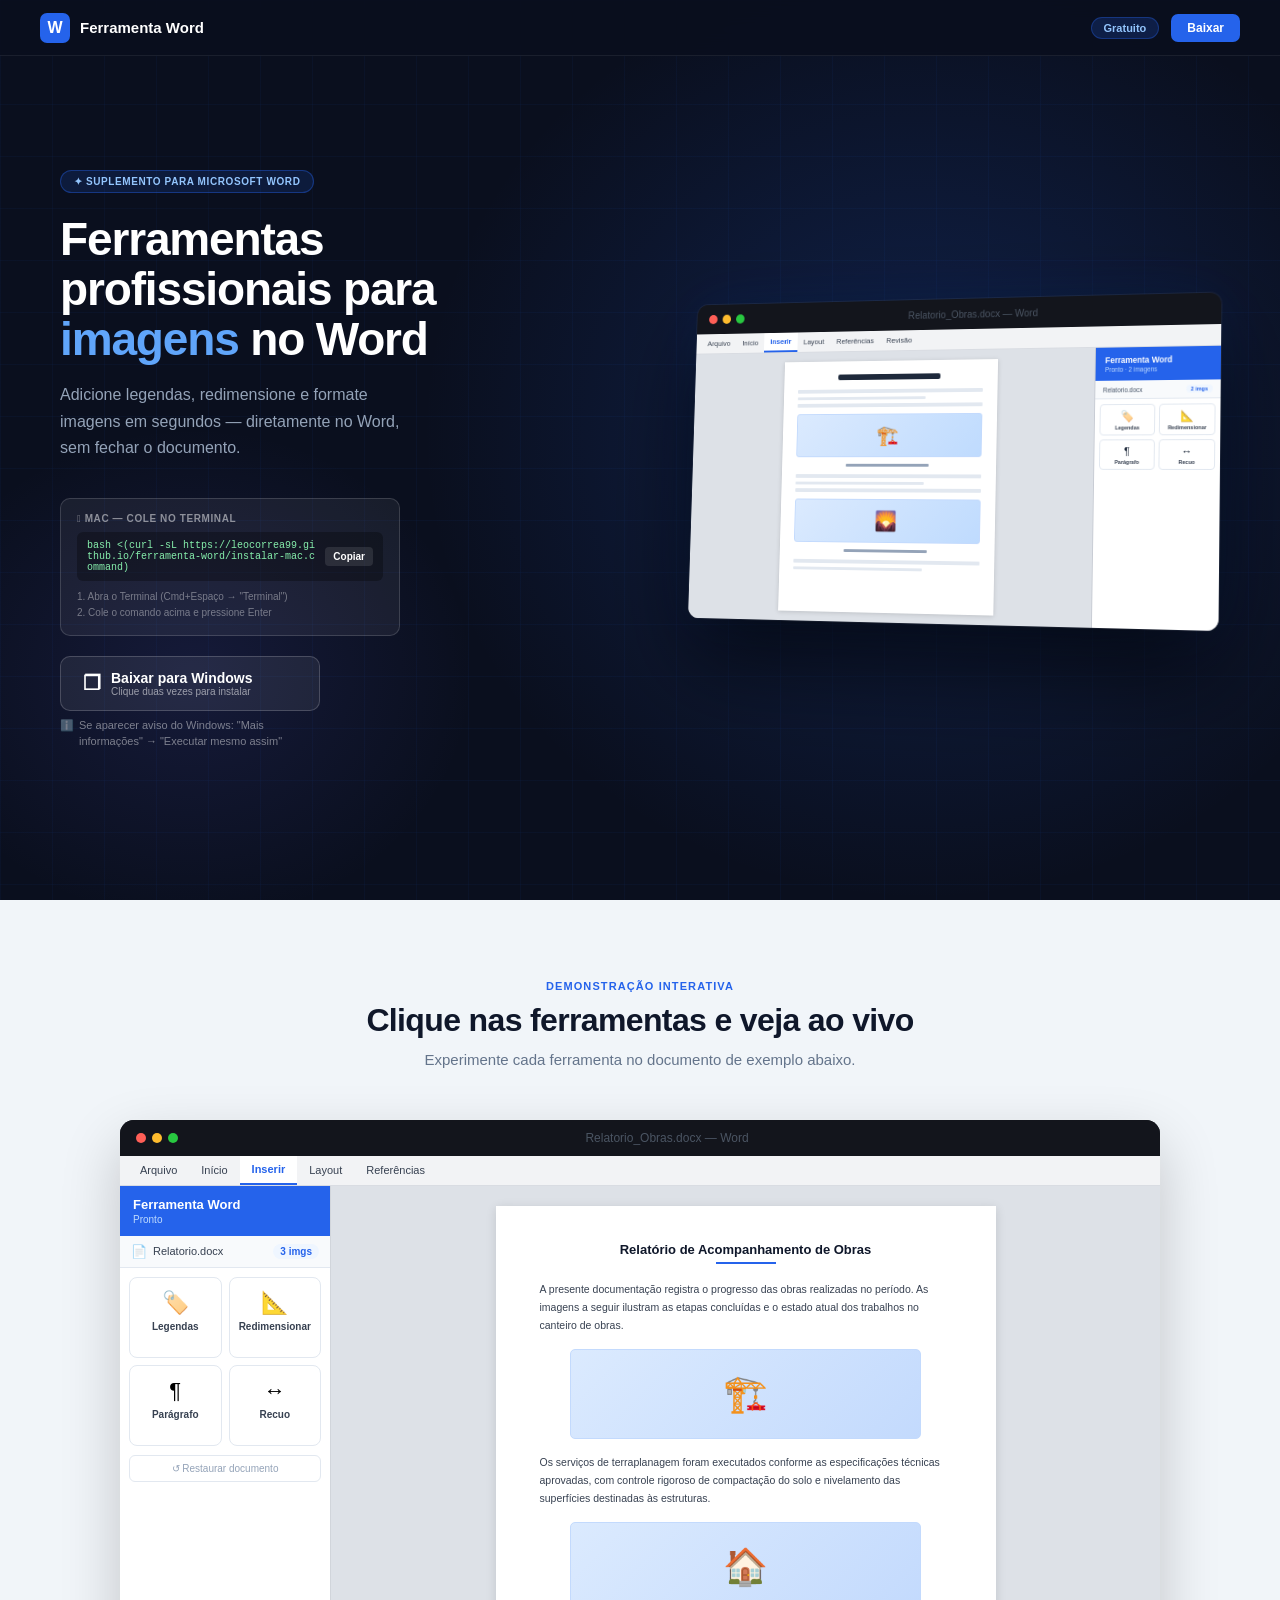
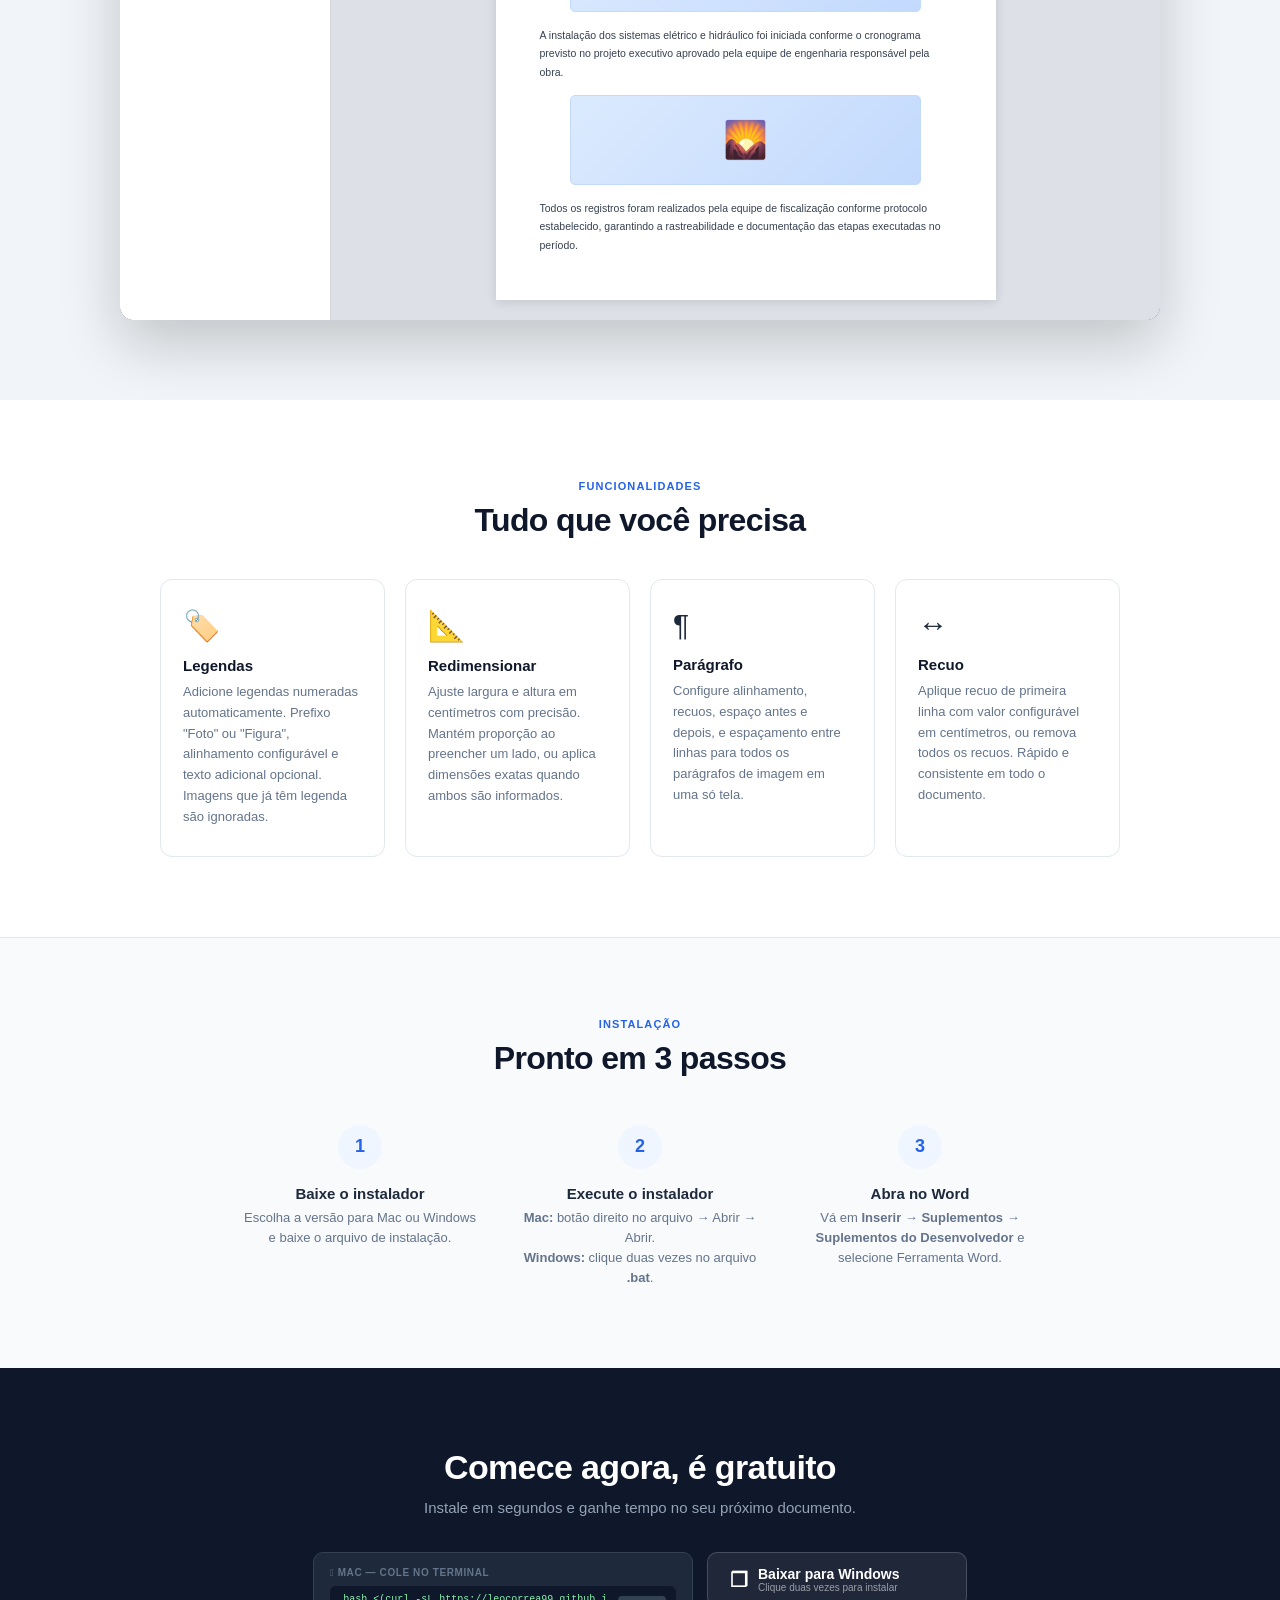
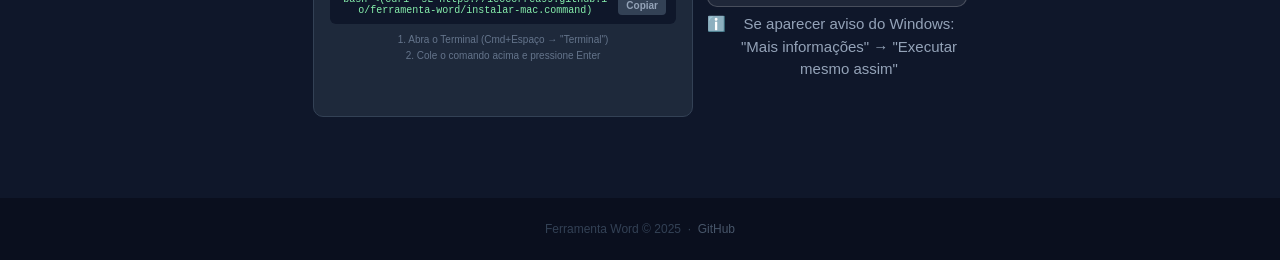
<file: index.html>
<!DOCTYPE html>
<html lang="pt-BR">
<head>
  <meta charset="UTF-8" />
  <meta name="viewport" content="width=device-width, initial-scale=1" />
  <title>Ferramenta Word</title>
  <style>
    *, *::before, *::after { box-sizing: border-box; margin: 0; padding: 0; }
    html { scroll-behavior: smooth; }
    body { font-family: -apple-system, "Segoe UI", Roboto, sans-serif; color: #1e293b; background: #f8fafc; overflow-x: hidden; }

    /* ── NAV ── */
    nav {
      position: fixed; top: 0; left: 0; right: 0; z-index: 100;
      background: rgba(10,15,30,0.85); backdrop-filter: blur(16px);
      border-bottom: 1px solid rgba(255,255,255,0.07);
      height: 56px; padding: 0 40px;
      display: flex; align-items: center; justify-content: space-between;
    }
    .logo { display: flex; align-items: center; gap: 10px; text-decoration: none; }
    .logo-mark { width: 30px; height: 30px; background: #2563eb; border-radius: 7px; display: grid; place-items: center; color: white; font-weight: 900; font-size: 16px; }
    .logo-name { font-size: 15px; font-weight: 700; color: white; }
    .nav-right { display: flex; align-items: center; gap: 12px; }
    .nav-pill { background: rgba(37,99,235,0.2); color: #93c5fd; font-size: 11px; font-weight: 700; padding: 4px 12px; border-radius: 20px; border: 1px solid rgba(37,99,235,0.35); }
    .nav-btn { background: #2563eb; color: white; font-size: 12px; font-weight: 700; padding: 7px 16px; border-radius: 7px; text-decoration: none; transition: background 0.15s; }
    .nav-btn:hover { background: #1d4ed8; }

    /* ── HERO ── */
    .hero {
      min-height: 100vh;
      background: #0a0f1e;
      background-image:
        radial-gradient(ellipse 60% 80% at 72% 48%, rgba(37,99,235,0.22) 0%, transparent 65%),
        radial-gradient(ellipse 40% 50% at 15% 75%, rgba(99,102,241,0.13) 0%, transparent 55%);
      position: relative; overflow: hidden;
      display: flex; align-items: center;
      padding: 80px 60px 60px; gap: 56px;
    }
    .hero::before {
      content: '';
      position: absolute; inset: 0; pointer-events: none;
      background-image:
        linear-gradient(rgba(37,99,235,0.05) 1px, transparent 1px),
        linear-gradient(90deg, rgba(37,99,235,0.05) 1px, transparent 1px);
      background-size: 52px 52px;
    }
    .hero-text { flex: 0 0 400px; position: relative; z-index: 2; }
    .hero-tag {
      display: inline-flex; align-items: center; gap: 6px;
      background: rgba(37,99,235,0.15); border: 1px solid rgba(37,99,235,0.4);
      color: #93c5fd; font-size: 10px; font-weight: 700;
      padding: 5px 13px; border-radius: 20px;
      letter-spacing: 0.06em; text-transform: uppercase; margin-bottom: 22px;
    }
    .hero h1 { font-size: 46px; font-weight: 900; line-height: 1.08; color: white; letter-spacing: -0.025em; margin-bottom: 18px; }
    .hero h1 em { font-style: normal; color: #60a5fa; }
    .hero-desc { font-size: 16px; color: #94a3b8; line-height: 1.65; margin-bottom: 36px; max-width: 350px; }
    .hero-ctas { display: flex; flex-wrap: wrap; gap: 20px; align-items: flex-start; }
    .btn-hero {
      display: flex; align-items: center; gap: 10px;
      padding: 13px 22px; border-radius: 10px;
      font-size: 14px; font-weight: 700; text-decoration: none;
      transition: transform 0.15s, box-shadow 0.15s, background 0.15s;
    }
    .btn-hero:hover { transform: translateY(-2px); }
    .btn-mac { background: white; color: #0f172a; }
    .btn-mac:hover { box-shadow: 0 10px 30px rgba(255,255,255,0.12); }
    .btn-win { background: rgba(255,255,255,0.07); color: white; border: 1px solid rgba(255,255,255,0.18); }
    .btn-win:hover { background: rgba(255,255,255,0.12); box-shadow: 0 10px 30px rgba(0,0,0,0.3); }
    .btn-icon { font-size: 20px; }
    .btn-txt { display: flex; flex-direction: column; text-align: left; }
    .btn-txt small { font-size: 10px; font-weight: 400; opacity: 0.55; }
    .install-hint { font-size: 11px; color: rgba(255,255,255,0.45); margin-top: 6px; line-height: 1.5; display: flex; align-items: flex-start; gap: 5px; }
    .install-hint-dark { font-size: 11px; color: #94a3b8; margin-top: 6px; line-height: 1.5; display: flex; align-items: flex-start; gap: 5px; }
    .hint-icon { flex-shrink: 0; }
    .mac-install-box { background: rgba(255,255,255,0.06); border: 1px solid rgba(255,255,255,0.15); border-radius: 10px; padding: 14px 16px; max-width: 340px; }
    .mac-install-box-dark { background: #1e293b; border: 1px solid #334155; border-radius: 10px; padding: 14px 16px; max-width: 380px; }
    .mac-install-label { font-size: 10px; font-weight: 700; color: rgba(255,255,255,0.5); text-transform: uppercase; letter-spacing: 0.06em; margin-bottom: 8px; display: flex; align-items: center; gap: 6px; }
    .mac-install-label-dark { font-size: 10px; font-weight: 700; color: #64748b; text-transform: uppercase; letter-spacing: 0.06em; margin-bottom: 8px; display: flex; align-items: center; gap: 6px; }
    .mac-cmd-row { display: flex; align-items: center; gap: 8px; background: rgba(0,0,0,0.3); border-radius: 6px; padding: 8px 10px; }
    .mac-cmd-row-dark { display: flex; align-items: center; gap: 8px; background: #0f172a; border-radius: 6px; padding: 8px 10px; }
    .mac-cmd-text { font-family: "SF Mono", "Fira Code", monospace; font-size: 10px; color: #86efac; flex: 1; word-break: break-all; }
    .mac-cmd-copy { background: rgba(255,255,255,0.1); border: none; border-radius: 4px; padding: 4px 8px; font-size: 10px; font-weight: 600; color: white; cursor: pointer; white-space: nowrap; transition: background 0.15s; flex-shrink: 0; }
    .mac-cmd-copy:hover { background: rgba(255,255,255,0.2); }
    .mac-cmd-copy-dark { background: #334155; border: none; border-radius: 4px; padding: 4px 8px; font-size: 10px; font-weight: 600; color: #94a3b8; cursor: pointer; white-space: nowrap; transition: background 0.15s; flex-shrink: 0; }
    .mac-cmd-copy-dark:hover { background: #475569; color: white; }
    .mac-steps { font-size: 10px; color: rgba(255,255,255,0.4); margin-top: 8px; line-height: 1.6; }
    .mac-steps-dark { font-size: 10px; color: #64748b; margin-top: 8px; line-height: 1.6; }
    .hero-visual { flex: 1; display: flex; justify-content: flex-end; align-items: center; position: relative; z-index: 2; }

    /* ── WORD WINDOW (hero mockup) ── */
    .mockup-win {
      width: 580px;
      background: #1c1f28; border-radius: 12px; overflow: hidden;
      box-shadow: 0 0 0 1px rgba(255,255,255,0.06), 0 40px 100px rgba(0,0,0,0.7), 0 0 60px rgba(37,99,235,0.12);
      transform: perspective(1200px) rotateY(-10deg) rotateX(3deg);
      transform-origin: right center;
      transition: transform 0.4s ease;
    }
    .mockup-win:hover { transform: perspective(1200px) rotateY(-5deg) rotateX(1.5deg); }
    .m-bar { background: #13151c; padding: 10px 14px; display: flex; align-items: center; gap: 10px; }
    .m-dots { display: flex; gap: 6px; }
    .m-dot { width: 10px; height: 10px; border-radius: 50%; }
    .m-dot.c { background: #ff5f57; } .m-dot.n { background: #febc2e; } .m-dot.x { background: #28c840; }
    .m-title { flex: 1; text-align: center; font-size: 10.5px; color: #4b5563; font-weight: 500; }
    .m-ribbon { background: #f2f3f5; height: 22px; display: flex; align-items: center; padding: 0 6px; border-bottom: 1px solid #d9dce2; }
    .m-tab { font-size: 8px; padding: 0 7px; height: 100%; display: flex; align-items: center; color: #374151; }
    .m-tab.on { color: #2563eb; font-weight: 700; border-bottom: 2px solid #2563eb; background: white; }
    .m-body { display: flex; height: 285px; background: #c8ccd4; gap: 1px; }
    .m-docarea { flex: 1; background: #dde1e7; display: flex; justify-content: center; align-items: flex-start; padding: 10px 8px; overflow: hidden; }
    .m-page { background: white; width: 100%; max-width: 240px; min-height: 265px; box-shadow: 0 1px 5px rgba(0,0,0,0.15); padding: 14px 16px; }
    .mp-h { height: 6px; background: #1e293b; border-radius: 2px; width: 55%; margin: 0 auto 10px; }
    .mp-l { height: 3.5px; background: #e2e8f0; border-radius: 1px; margin-bottom: 4px; }
    .mp-l.s { width: 70%; }
    .mp-img { height: 46px; margin: 7px 0; background: linear-gradient(135deg, #dbeafe, #bfdbfe); border-radius: 3px; display: flex; align-items: center; justify-content: center; font-size: 20px; border: 1px solid #c3dafd; }
    .mp-cap { height: 3.5px; background: #94a3b8; border-radius: 1px; width: 45%; margin: 3px auto 8px; }
    .m-pane { width: 130px; background: white; display: flex; flex-direction: column; overflow: hidden; }
    .mp-hdr { background: #2563eb; padding: 8px 10px; }
    .mp-hdr-t { font-size: 8.5px; font-weight: 700; color: white; }
    .mp-hdr-s { font-size: 6.5px; color: #bfdbfe; margin-top: 1px; }
    .mp-dbar { padding: 5px 8px; background: #f8fafc; border-bottom: 1px solid #e2e8f0; display: flex; align-items: center; gap: 4px; }
    .mp-dname { font-size: 6.5px; color: #475569; font-weight: 500; flex: 1; white-space: nowrap; overflow: hidden; text-overflow: ellipsis; }
    .mp-dbadge { background: #eff6ff; color: #2563eb; font-size: 5.5px; font-weight: 700; padding: 1px 5px; border-radius: 8px; }
    .mp-grid { display: grid; grid-template-columns: 1fr 1fr; gap: 4px; padding: 5px; }
    .mp-card { background: white; border: 1px solid #e2e8f0; border-radius: 4px; padding: 5px 3px 4px; display: flex; flex-direction: column; align-items: center; gap: 2px; }
    .mp-em { font-size: 11px; }
    .mp-lbl { font-size: 5.5px; font-weight: 700; color: #374151; }

    /* ── DEMO SECTION ── */
    .demo-section { padding: 80px 40px; background: #f1f5f9; }
    .s-hdr { text-align: center; margin-bottom: 48px; }
    .s-label { font-size: 11px; font-weight: 700; color: #2563eb; text-transform: uppercase; letter-spacing: 0.1em; margin-bottom: 10px; }
    .s-title { font-size: 32px; font-weight: 800; color: #0f172a; letter-spacing: -0.02em; }
    .s-sub { font-size: 15px; color: #64748b; margin-top: 10px; line-height: 1.5; }

    .demo-frame {
      max-width: 1040px; margin: 0 auto;
      background: #1c1f28; border-radius: 14px; overflow: hidden;
      box-shadow: 0 24px 60px rgba(0,0,0,0.2), 0 0 0 1px rgba(255,255,255,0.05);
    }
    .df-bar { background: #13151c; padding: 11px 16px; display: flex; align-items: center; gap: 12px; }
    .df-bartitle { flex: 1; text-align: center; font-size: 12px; color: #4b5563; font-weight: 500; }
    .df-ribbon { background: #f2f3f5; height: 30px; padding: 0 8px; display: flex; align-items: center; border-bottom: 1px solid #d9dce2; }
    .df-tab { font-size: 11px; padding: 0 12px; height: 100%; display: flex; align-items: center; color: #374151; }
    .df-tab.on { color: #2563eb; font-weight: 700; border-bottom: 2px solid #2563eb; background: white; }
    .df-body { display: flex; background: #d1d5db; gap: 1px; min-height: 480px; }

    /* task pane */
    .df-pane { width: 210px; flex-shrink: 0; background: white; display: flex; flex-direction: column; }
    .dp-hdr { background: #2563eb; padding: 11px 13px; }
    .dp-hdr-t { font-size: 13px; font-weight: 700; color: white; }
    .dp-hdr-s { font-size: 10px; color: #bfdbfe; margin-top: 2px; }
    .dp-dbar { background: #f8fafc; border-bottom: 1px solid #e2e8f0; padding: 8px 11px; display: flex; align-items: center; gap: 6px; }
    .dp-dname { font-size: 11px; font-weight: 500; color: #374151; flex: 1; }
    .dp-badge { background: #eff6ff; color: #2563eb; font-size: 10px; font-weight: 700; padding: 2px 7px; border-radius: 10px; white-space: nowrap; }
    .dp-tools { display: grid; grid-template-columns: 1fr 1fr; gap: 7px; padding: 9px; align-content: start; }
    .dp-btn {
      background: white; border: 1.5px solid #e2e8f0; border-radius: 8px;
      padding: 12px 6px 10px; cursor: pointer;
      display: flex; flex-direction: column; align-items: center; gap: 4px;
      transition: all 0.2s; text-align: center;
    }
    .dp-btn:hover { border-color: #93c5fd; transform: translateY(-1px); box-shadow: 0 2px 10px rgba(37,99,235,0.1); }
    .dp-btn.active { border-color: #2563eb; background: #eff6ff; }
    .dp-btn.active .dp-btn-lbl { color: #1d4ed8; }
    .dp-btn-em { font-size: 22px; }
    .dp-btn-lbl { font-size: 10px; font-weight: 700; color: #374151; line-height: 1.3; }
    .dp-btn-state { font-size: 8px; color: #2563eb; font-weight: 600; min-height: 10px; }
    .dp-reset {
      margin: 0 9px 9px; padding: 7px; border: 1px solid #e2e8f0;
      border-radius: 6px; background: none; font-size: 10px; color: #94a3b8;
      cursor: pointer; transition: all 0.15s; width: calc(100% - 18px);
    }
    .dp-reset:hover { background: #f8fafc; color: #64748b; border-color: #cbd5e1; }

    /* document simulation */
    .df-docarea { flex: 1; background: #dde1e7; overflow-y: auto; display: flex; justify-content: center; align-items: flex-start; padding: 20px; min-height: 480px; }
    #demo-page {
      background: white; width: 100%; max-width: 500px; min-height: 440px;
      box-shadow: 0 2px 10px rgba(0,0,0,0.12); padding: 36px 44px;
    }
    .doc-h1 { font-size: 13px; font-weight: 800; color: #0f172a; text-align: center; margin-bottom: 5px; }
    .doc-rule { height: 2px; background: #2563eb; width: 60px; margin: 0 auto 16px; }
    .doc-para { font-size: 10.5px; color: #374151; line-height: 1.75; margin-bottom: 10px; transition: text-indent 0.45s ease, line-height 0.45s ease; }
    .doc-img-wrap { margin: 14px 0; text-align: center; transition: margin 0.45s ease; }
    .doc-img-box {
      display: inline-flex; width: 85%; height: 90px;
      background: linear-gradient(135deg, #dbeafe 0%, #c3dafd 100%);
      border-radius: 5px; border: 1px solid #c3dafd;
      align-items: center; justify-content: center; font-size: 36px;
      transition: width 0.5s ease, height 0.5s ease;
    }
    .doc-cap {
      font-size: 9.5px; color: #475569; text-align: center;
      max-height: 0; overflow: hidden; opacity: 0;
      transition: max-height 0.4s ease, opacity 0.4s ease, margin-top 0.4s ease;
    }

    /* tool state classes */
    #demo-page.has-legendas .doc-cap { max-height: 24px; opacity: 1; margin-top: 5px; }
    #demo-page.has-resize .doc-img-box { width: 50%; height: 58px; }
    #demo-page.has-paragrafo .doc-img-wrap { margin: 28px 0; }
    #demo-page.has-paragrafo .doc-para { line-height: 2.2; }
    #demo-page.has-recuo .doc-para { text-indent: 22px; }

    /* ── FEATURES ── */
    .feats-section { padding: 80px 40px; background: white; }
    .feats-grid { display: grid; grid-template-columns: repeat(auto-fit, minmax(210px, 1fr)); gap: 20px; max-width: 960px; margin: 0 auto; }
    .feat { border: 1px solid #e2e8f0; border-radius: 12px; padding: 28px 22px; transition: border-color 0.2s, box-shadow 0.2s, transform 0.2s; }
    .feat:hover { border-color: #93c5fd; box-shadow: 0 4px 20px rgba(37,99,235,0.08); transform: translateY(-2px); }
    .feat-em { font-size: 30px; display: block; margin-bottom: 14px; }
    .feat h3 { font-size: 15px; font-weight: 700; margin-bottom: 8px; color: #0f172a; }
    .feat p { font-size: 13px; color: #64748b; line-height: 1.6; }

    /* ── STEPS ── */
    .steps-section { padding: 80px 40px; background: #f8fafc; border-top: 1px solid #e2e8f0; }
    .steps-grid { display: grid; grid-template-columns: repeat(auto-fit, minmax(200px, 1fr)); gap: 40px; max-width: 800px; margin: 0 auto; }
    .step { text-align: center; }
    .step-n { width: 44px; height: 44px; border-radius: 50%; background: #eff6ff; color: #2563eb; font-size: 18px; font-weight: 800; display: flex; align-items: center; justify-content: center; margin: 0 auto 16px; }
    .step h3 { font-size: 15px; font-weight: 700; margin-bottom: 6px; }
    .step p { font-size: 13px; color: #64748b; line-height: 1.55; }

    /* ── CTA ── */
    .cta-section { background: #0f172a; padding: 80px 40px; text-align: center; }
    .cta-section h2 { font-size: 34px; font-weight: 800; color: white; margin-bottom: 12px; letter-spacing: -0.02em; }
    .cta-section p { color: #94a3b8; font-size: 15px; margin-bottom: 36px; }
    .cta-btns { display: flex; flex-wrap: wrap; gap: 14px; justify-content: center; }

    /* ── FOOTER ── */
    footer { background: #0a0f1e; border-top: 1px solid #0f172a; text-align: center; padding: 24px; font-size: 12px; color: #334155; }
    footer a { color: #475569; text-decoration: none; }
    footer a:hover { color: #94a3b8; }

    /* ── RESPONSIVE ── */
    @media (max-width: 960px) {
      .hero { flex-direction: column; padding: 100px 28px 60px; gap: 40px; }
      .hero-text { flex: none; }
      .mockup-win { transform: none; width: 100%; max-width: 520px; }
      .hero-visual { justify-content: center; width: 100%; }
    }
    @media (max-width: 640px) {
      .hero h1 { font-size: 32px; }
      .df-pane { width: 160px; }
      .demo-section, .feats-section, .steps-section, .cta-section { padding: 60px 20px; }
      nav { padding: 0 20px; }
    }
  </style>
</head>
<body>

<!-- NAV -->
<nav>
  <a class="logo" href="#">
    <div class="logo-mark">W</div>
    <span class="logo-name">Ferramenta Word</span>
  </a>
  <div class="nav-right">
    <span class="nav-pill">Gratuito</span>
    <a class="nav-btn" href="#download">Baixar</a>
  </div>
</nav>

<!-- HERO -->
<section class="hero">
  <div class="hero-text">
    <span class="hero-tag">✦ Suplemento para Microsoft Word</span>
    <h1>Ferramentas profissionais para <em>imagens</em> no Word</h1>
    <p class="hero-desc">Adicione legendas, redimensione e formate imagens em segundos — diretamente no Word, sem fechar o documento.</p>
    <div class="hero-ctas">
      <div class="mac-install-box">
        <div class="mac-install-label">&#63743; Mac — cole no Terminal</div>
        <div class="mac-cmd-row">
          <span class="mac-cmd-text" id="cmd-hero">bash &lt;(curl -sL https://leocorrea99.github.io/ferramenta-word/instalar-mac.command)</span>
          <button class="mac-cmd-copy" onclick="copyCmd('cmd-hero', this)">Copiar</button>
        </div>
        <div class="mac-steps">1. Abra o Terminal (Cmd+Espaço → "Terminal")<br>2. Cole o comando acima e pressione Enter</div>
      </div>
      <div>
        <a class="btn-hero btn-win" href="instalar-windows.bat" download>
          <span class="btn-icon">&#10064;</span>
          <span class="btn-txt">Baixar para Windows <small>Clique duas vezes para instalar</small></span>
        </a>
        <p class="install-hint" style="max-width:260px"><span class="hint-icon">ℹ️</span> Se aparecer aviso do Windows: "Mais informações" → "Executar mesmo assim"</p>
      </div>
    </div>
  </div>

  <!-- CSS Word Window Mockup -->
  <div class="hero-visual">
    <div class="mockup-win">
      <div class="m-bar">
        <div class="m-dots"><span class="m-dot c"></span><span class="m-dot n"></span><span class="m-dot x"></span></div>
        <span class="m-title">Relatorio_Obras.docx — Word</span>
      </div>
      <div class="m-ribbon">
        <span class="m-tab">Arquivo</span><span class="m-tab">Início</span>
        <span class="m-tab on">Inserir</span><span class="m-tab">Layout</span>
        <span class="m-tab">Referências</span><span class="m-tab">Revisão</span>
      </div>
      <div class="m-body">
        <div class="m-docarea">
          <div class="m-page">
            <div class="mp-h"></div>
            <div class="mp-l"></div><div class="mp-l s"></div><div class="mp-l"></div>
            <div class="mp-img">🏗️</div>
            <div class="mp-cap"></div>
            <div class="mp-l"></div><div class="mp-l s"></div><div class="mp-l"></div>
            <div class="mp-img">🌄</div>
            <div class="mp-cap"></div>
            <div class="mp-l"></div><div class="mp-l s"></div>
          </div>
        </div>
        <div class="m-pane">
          <div class="mp-hdr">
            <div class="mp-hdr-t">Ferramenta Word</div>
            <div class="mp-hdr-s">Pronto · 2 imagens</div>
          </div>
          <div class="mp-dbar">
            <span class="mp-dname">Relatorio.docx</span>
            <span class="mp-dbadge">2 imgs</span>
          </div>
          <div class="mp-grid">
            <div class="mp-card"><span class="mp-em">🏷️</span><span class="mp-lbl">Legendas</span></div>
            <div class="mp-card"><span class="mp-em">📐</span><span class="mp-lbl">Redimensionar</span></div>
            <div class="mp-card"><span class="mp-em">¶</span><span class="mp-lbl">Parágrafo</span></div>
            <div class="mp-card"><span class="mp-em">↔</span><span class="mp-lbl">Recuo</span></div>
          </div>
        </div>
      </div>
    </div>
  </div>
</section>

<!-- DEMO INTERATIVO -->
<section class="demo-section">
  <div class="s-hdr">
    <p class="s-label">Demonstração interativa</p>
    <h2 class="s-title">Clique nas ferramentas e veja ao vivo</h2>
    <p class="s-sub">Experimente cada ferramenta no documento de exemplo abaixo.</p>
  </div>

  <div class="demo-frame">
    <div class="df-bar">
      <div class="m-dots"><span class="m-dot c"></span><span class="m-dot n"></span><span class="m-dot x"></span></div>
      <span class="df-bartitle">Relatorio_Obras.docx — Word</span>
    </div>
    <div class="df-ribbon">
      <span class="df-tab">Arquivo</span><span class="df-tab">Início</span>
      <span class="df-tab on">Inserir</span><span class="df-tab">Layout</span>
      <span class="df-tab">Referências</span>
    </div>
    <div class="df-body">

      <!-- Task pane -->
      <div class="df-pane">
        <div class="dp-hdr">
          <div class="dp-hdr-t">Ferramenta Word</div>
          <div class="dp-hdr-s">Pronto</div>
        </div>
        <div class="dp-dbar">
          <span style="font-size:13px">📄</span>
          <span class="dp-dname">Relatorio.docx</span>
          <span class="dp-badge">3 imgs</span>
        </div>
        <div class="dp-tools">
          <button class="dp-btn" id="btn-legendas" onclick="toggle('legendas')">
            <span class="dp-btn-em">🏷️</span>
            <span class="dp-btn-lbl">Legendas</span>
            <span class="dp-btn-state" id="st-legendas"></span>
          </button>
          <button class="dp-btn" id="btn-resize" onclick="toggle('resize')">
            <span class="dp-btn-em">📐</span>
            <span class="dp-btn-lbl">Redimensionar</span>
            <span class="dp-btn-state" id="st-resize"></span>
          </button>
          <button class="dp-btn" id="btn-paragrafo" onclick="toggle('paragrafo')">
            <span class="dp-btn-em">¶</span>
            <span class="dp-btn-lbl">Parágrafo</span>
            <span class="dp-btn-state" id="st-paragrafo"></span>
          </button>
          <button class="dp-btn" id="btn-recuo" onclick="toggle('recuo')">
            <span class="dp-btn-em">↔️</span>
            <span class="dp-btn-lbl">Recuo</span>
            <span class="dp-btn-state" id="st-recuo"></span>
          </button>
        </div>
        <button class="dp-reset" onclick="resetDemo()">↺ Restaurar documento</button>
      </div>

      <!-- Simulated Word document -->
      <div class="df-docarea">
        <div id="demo-page">
          <div class="doc-h1">Relatório de Acompanhamento de Obras</div>
          <div class="doc-rule"></div>

          <p class="doc-para">A presente documentação registra o progresso das obras realizadas no período. As imagens a seguir ilustram as etapas concluídas e o estado atual dos trabalhos no canteiro de obras.</p>

          <div class="doc-img-wrap">
            <div class="doc-img-box">🏗️</div>
            <div class="doc-cap">Foto 1 — Fundação e estrutura concluídas</div>
          </div>

          <p class="doc-para">Os serviços de terraplanagem foram executados conforme as especificações técnicas aprovadas, com controle rigoroso de compactação do solo e nivelamento das superfícies destinadas às estruturas.</p>

          <div class="doc-img-wrap">
            <div class="doc-img-box">🏠</div>
            <div class="doc-cap">Foto 2 — Estrutura em andamento</div>
          </div>

          <p class="doc-para">A instalação dos sistemas elétrico e hidráulico foi iniciada conforme o cronograma previsto no projeto executivo aprovado pela equipe de engenharia responsável pela obra.</p>

          <div class="doc-img-wrap">
            <div class="doc-img-box">🌄</div>
            <div class="doc-cap">Foto 3 — Vista geral do terreno</div>
          </div>

          <p class="doc-para">Todos os registros foram realizados pela equipe de fiscalização conforme protocolo estabelecido, garantindo a rastreabilidade e documentação das etapas executadas no período.</p>
        </div>
      </div>
    </div>
  </div>
</section>

<!-- FEATURES -->
<section class="feats-section">
  <div class="s-hdr" style="margin-bottom:40px">
    <p class="s-label">Funcionalidades</p>
    <h2 class="s-title">Tudo que você precisa</h2>
  </div>
  <div class="feats-grid">
    <div class="feat"><span class="feat-em">🏷️</span><h3>Legendas</h3><p>Adicione legendas numeradas automaticamente. Prefixo "Foto" ou "Figura", alinhamento configurável e texto adicional opcional. Imagens que já têm legenda são ignoradas.</p></div>
    <div class="feat"><span class="feat-em">📐</span><h3>Redimensionar</h3><p>Ajuste largura e altura em centímetros com precisão. Mantém proporção ao preencher um lado, ou aplica dimensões exatas quando ambos são informados.</p></div>
    <div class="feat"><span class="feat-em">¶</span><h3>Parágrafo</h3><p>Configure alinhamento, recuos, espaço antes e depois, e espaçamento entre linhas para todos os parágrafos de imagem em uma só tela.</p></div>
    <div class="feat"><span class="feat-em">↔️</span><h3>Recuo</h3><p>Aplique recuo de primeira linha com valor configurável em centímetros, ou remova todos os recuos. Rápido e consistente em todo o documento.</p></div>
  </div>
</section>

<!-- STEPS -->
<section class="steps-section">
  <div class="s-hdr" style="margin-bottom:48px">
    <p class="s-label">Instalação</p>
    <h2 class="s-title">Pronto em 3 passos</h2>
  </div>
  <div class="steps-grid">
    <div class="step">
      <div class="step-n">1</div>
      <h3>Baixe o instalador</h3>
      <p>Escolha a versão para Mac ou Windows e baixe o arquivo de instalação.</p>
    </div>
    <div class="step">
      <div class="step-n">2</div>
      <h3>Execute o instalador</h3>
      <p><strong>Mac:</strong> botão direito no arquivo → Abrir → Abrir.<br><strong>Windows:</strong> clique duas vezes no arquivo <strong>.bat</strong>.</p>
    </div>
    <div class="step">
      <div class="step-n">3</div>
      <h3>Abra no Word</h3>
      <p>Vá em <strong>Inserir → Suplementos → Suplementos do Desenvolvedor</strong> e selecione Ferramenta Word.</p>
    </div>
  </div>
</section>

<!-- CTA -->
<section class="cta-section" id="download">
  <h2>Comece agora, é gratuito</h2>
  <p>Instale em segundos e ganhe tempo no seu próximo documento.</p>
  <div class="cta-btns">
    <div class="mac-install-box-dark">
      <div class="mac-install-label-dark">&#63743; Mac — cole no Terminal</div>
      <div class="mac-cmd-row-dark">
        <span class="mac-cmd-text" id="cmd-cta">bash &lt;(curl -sL https://leocorrea99.github.io/ferramenta-word/instalar-mac.command)</span>
        <button class="mac-cmd-copy-dark" onclick="copyCmd('cmd-cta', this)">Copiar</button>
      </div>
      <div class="mac-steps-dark">1. Abra o Terminal (Cmd+Espaço → "Terminal")<br>2. Cole o comando acima e pressione Enter</div>
    </div>
    <div>
      <a class="btn-hero btn-win" href="instalar-windows.bat" download>
        <span class="btn-icon">&#10064;</span>
        <span class="btn-txt">Baixar para Windows <small>Clique duas vezes para instalar</small></span>
      </a>
      <p class="install-hint-dark" style="max-width:260px"><span class="hint-icon">ℹ️</span> Se aparecer aviso do Windows: "Mais informações" → "Executar mesmo assim"</p>
    </div>
  </div>
</section>

<!-- FOOTER -->
<footer>
  <p>Ferramenta Word &copy; 2025 &nbsp;·&nbsp; <a href="https://github.com/leocorrea99/ferramenta-word">GitHub</a></p>
</footer>

<script>
  function copyCmd(id, btn) {
    const text = document.getElementById(id).textContent;
    navigator.clipboard.writeText(text).then(() => {
      const orig = btn.textContent;
      btn.textContent = 'Copiado!';
      setTimeout(() => btn.textContent = orig, 2000);
    });
  }

  const page = document.getElementById('demo-page');
  const all  = ['legendas','resize','paragrafo','recuo'];

  function toggle(name) {
    const on = page.classList.toggle('has-' + name);
    document.getElementById('btn-' + name).classList.toggle('active', on);
    document.getElementById('st-' + name).textContent = on ? '✓ Aplicado' : '';
  }

  function resetDemo() {
    all.forEach(n => {
      page.classList.remove('has-' + n);
      document.getElementById('btn-' + n).classList.remove('active');
      document.getElementById('st-' + n).textContent = '';
    });
  }
</script>
</body>
</html>
</file>
